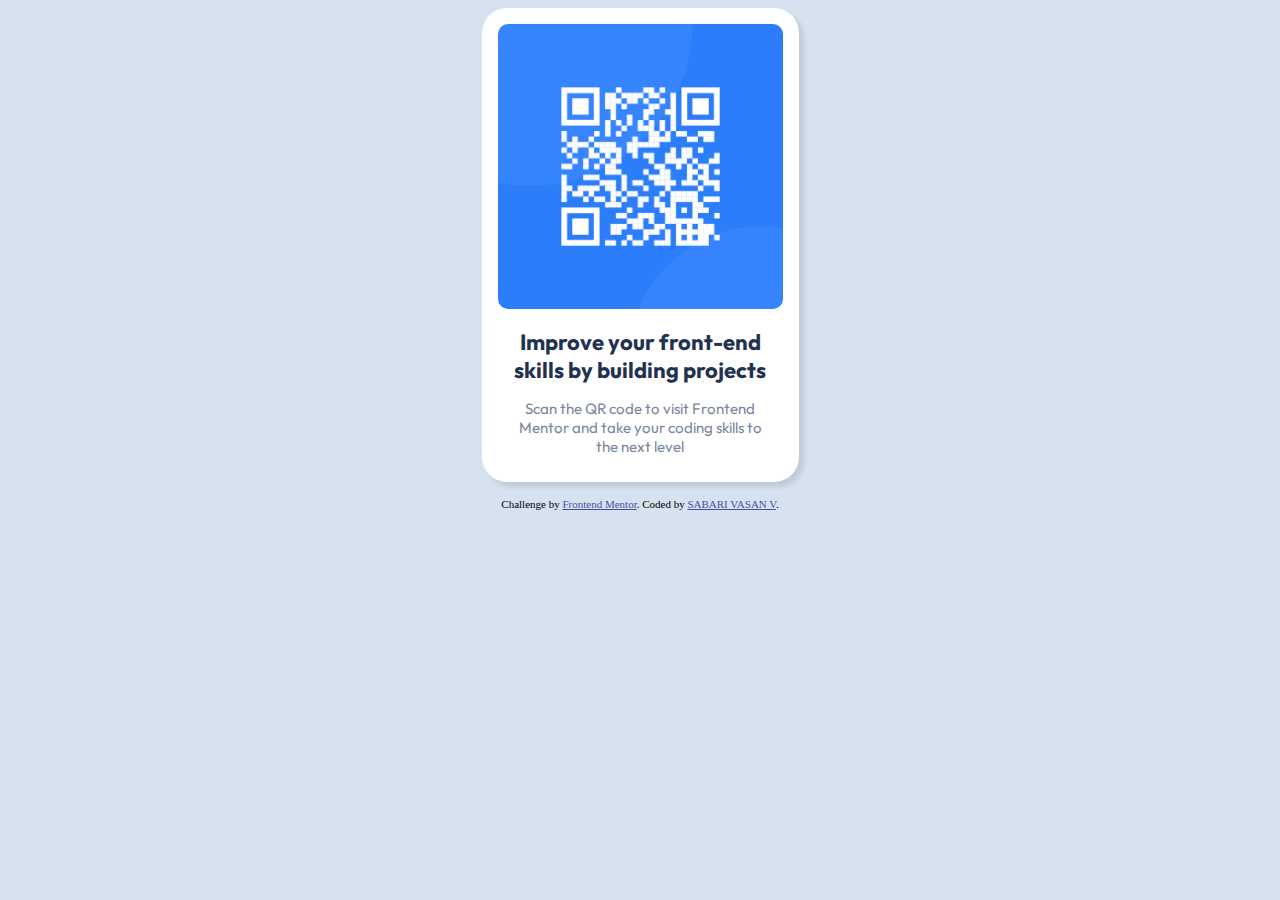
<file: qr-code-component-main/index.html>
<!DOCTYPE html>
<html lang="en">
<head>
  <meta charset="UTF-8">
  <meta name="viewport" content="width=device-width, initial-scale=1.0"> <!-- displays site properly based on user's device -->

  <link rel="icon" type="image/png" sizes="32x32" href="./images/favicon-32x32.png">
  <link href="https://fonts.googleapis.com/css2?family=Outfit:wght@400;700&display=swap" rel="stylesheet">  <title>Frontend Mentor | QR code component</title>

  <!-- Feel free to remove these styles or customise in your own stylesheet 👍 -->
  <style>
    .attribution { 
      font-size: 11px; 
      text-align: center; 
    }
    .attribution a { 
      color: hsl(228, 45%, 44%); 
    }
    body{
      background-color: #d6e2f0;
      display: flex;
      flex-direction: column;
      align-items: center;
      height: 80vh;
    }
    .content {
        background-color: hsl(0, 0%, 100%);
        box-shadow: 5px 5px 5px rgba(0, 0, 0, 0.1);
        border-radius: 25px;
        max-width: 18rem;
        padding: 1rem;
        margin-bottom: 1rem;
}
    img {
    width: 100%;
    border-radius: 0.625rem;
    } 

    h1{
      font-size: 1.375rem;
      font-family: 'Outfit', sans-serif;
      font-weight: 700;
      color: hsl(218, 44%, 22%);
      text-align:center;
    }

    p {
      font-size: 0.94rem;
      font-family: 'Outfit', sans-serif;
      font-weight: 400;
      color: hsl(220, 15%, 55%);
      text-align: center;
      margin-bottom: 10px;
    }


  </style>
</head>
<body>

  <div class="content">
    <img src="./images/image-qr-code.png" alt="" width=285 height=285>
  <h1>Improve your front-end <br> skills by building projects</h1>
  <p>Scan the QR code to visit Frontend <br> Mentor and take your coding skills to <br> the next level</p>
  </div>
  
  <div class="attribution">
    Challenge by <a href="https://www.frontendmentor.io?ref=challenge" target="_blank">Frontend Mentor</a>. 
    Coded by <a href="#">SABARI VASAN V</a>.
  </div>
</body>
</html>
</file>
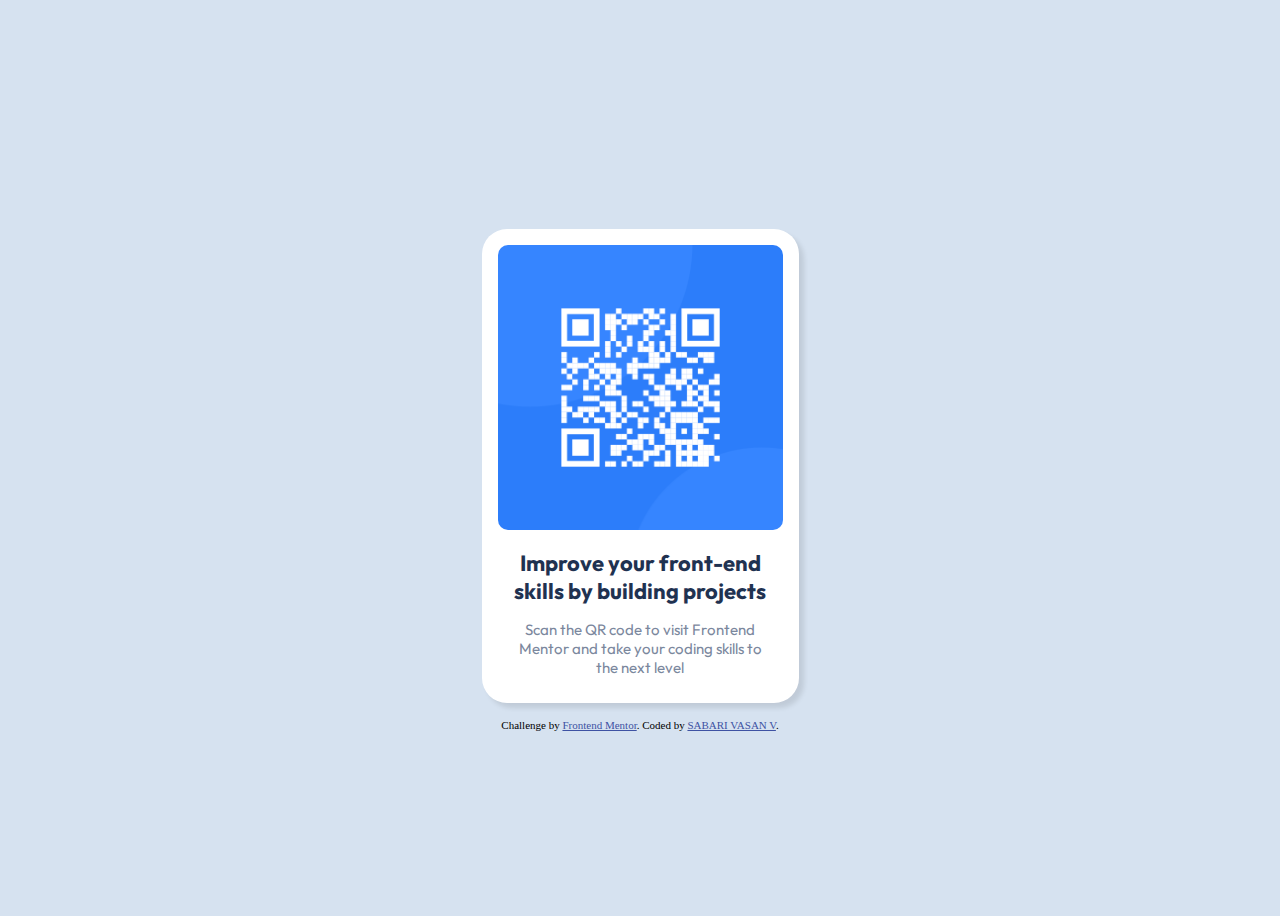
<file: qr-code-component/index.html>
<!DOCTYPE html>
<html lang="en">
<head>
  <meta charset="UTF-8">
  <meta name="viewport" content="width=device-width, initial-scale=1.0"> <!-- displays site properly based on user's device -->

  <link rel="icon" type="image/png" sizes="32x32" href="./images/favicon-32x32.png">
  <link href="https://fonts.googleapis.com/css2?family=Outfit:wght@400;700&display=swap" rel="stylesheet">  <title>Frontend Mentor | QR code component</title>

  <!-- Feel free to remove these styles or customise in your own stylesheet 👍 -->
  <link rel="stylesheet" href="style.css">
</head>
<body>

  <div class="content">
    <img src="./images/image-qr-code.png" alt="" width=285 height=285>
  <h1>Improve your front-end <br> skills by building projects</h1>
  <p>Scan the QR code to visit Frontend <br> Mentor and take your coding skills to <br> the next level</p>
  </div>
  
  <div class="attribution">
    Challenge by <a href="https://www.frontendmentor.io?ref=challenge" target="_blank">Frontend Mentor</a>. 
    Coded by <a href="#">SABARI VASAN V</a>.
  </div>
</body>
</html>
</file>
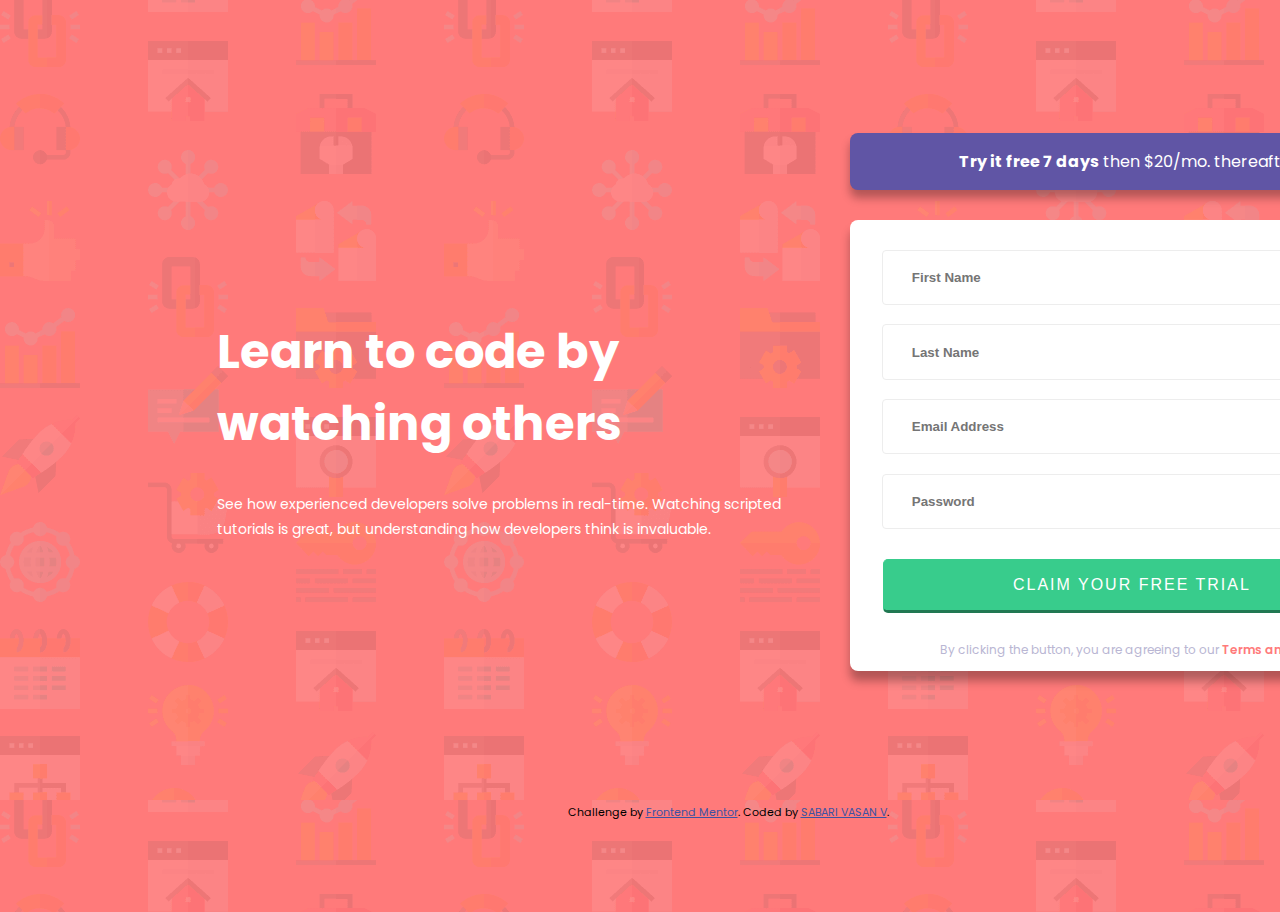
<file: signup-form-master/index.html>
<!DOCTYPE html>
<html lang="en">
<head>
  <meta charset="UTF-8">
  <meta name="viewport" content="width=device-width, initial-scale=1.0"> <!-- displays site properly based on user's device -->
  <link rel="stylesheet" href="./style.css">
  <link rel="icon" type="image/png" sizes="32x32" href="./images/favicon-32x32.png">
  <link href="https://fonts.googleapis.com/css2?family=Poppins:wght@400;500;600;700&display=swap" rel="stylesheet">  
  <title>Frontend Mentor | Intro component with sign up form</title>

  <!-- Feel free to remove these styles or customise in your own stylesheet 👍 -->

</head>
<body>
 <div class="wrapper">
   <section class="left">
     <h1>Learn to code by watching others</h1>
     <p>See how experienced developers solve problems in real-time. Watching scripted tutorials is great,
      but understanding how developers think is invaluable.</p>
   </section>
   <section class="right">
      <h2 class="heading"><span>Try it free 7 days</span> then $20/mo. thereafter</h2>
      <div class="form-group">
        <form id="form">
          <div>
            <input type="text" class="firstname" id="fname" placeholder="First Name">
            <span><img src="./images/icon-error.svg" alt="error" class="error-icon"></span>
            <span class="error">First name cannot be empty</span>
          </div>
          <div>
            <input type="text" class="lastname" id="lname" placeholder="Last Name">
            <span><img src="./images/icon-error.svg" alt="error" class="error-icon"></span>
            <span class="error">Last name cannot be empty</span>
          </div>
          <div>
            <input type="email" class="email" id="email" placeholder="Email Address">
            <span><img src="./images/icon-error.svg" alt="error" class="error-icon"></span>
            <span class="error">Email Address cannot be empty</span>
          </div>
          <div>
            <input type="password" class="pass" id="pass" placeholder="Password">
            <span><img src="./images/icon-error.svg" alt="error" class="error-icon"></span>
            <span class="error">Password cannot be empty</span>
          </div>

          <button class="btn btn-green" type="submit">Claim your free trial</button>
          <p>By clicking the button, you are agreeing to our <span>Terms and Services</span></p>
        </form>
      </div>
   </section>
 </div>
  <footer>
    <p class="attribution">
      Challenge by <a href="https://www.frontendmentor.io?ref=challenge" target="_blank">Frontend Mentor</a>. 
      Coded by <a href="#">SABARI VASAN V</a>.
    </p>
  </footer> 
  <script src="./script.js"></script>
</body>
</html>
</file>
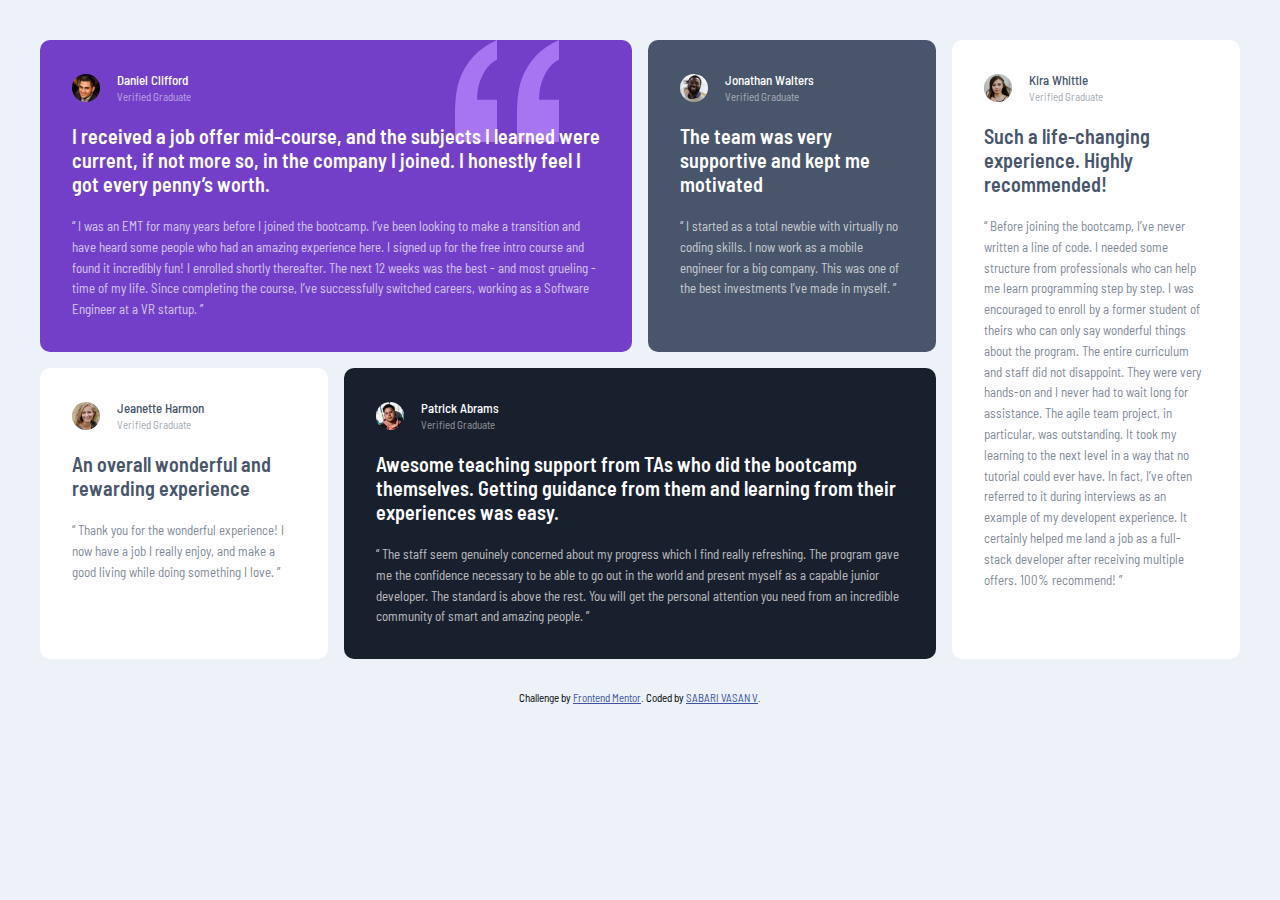
<file: testimonials-grid-section/index.html>
<!DOCTYPE html>
<html lang="en">
<head>
  <meta charset="UTF-8">
  <meta name="viewport" content="width=device-width, initial-scale=1.0"> <!-- displays site properly based on user's device -->
  <link href="https://fonts.googleapis.com/css2?family=Barlow+Semi+Condensed:wght@500;600&display=swap"
    rel="stylesheet">
  <link rel="icon" type="image/png" sizes="32x32" href="./images/favicon-32x32.png">
  
  <title>Frontend Mentor | [Challenge Name Here]</title>
  <link rel="stylesheet" href="./style.css">

  <!-- Feel free to remove these styles or customise in your own stylesheet 👍 -->
  <style>
    .attribution { font-size: 11px; text-align: center; }
    .attribution a { color: hsl(228, 45%, 44%); }
  </style>
</head>
<body>
    <div class="container">
      <div class="card card-1">
        <img src="./images/image-daniel.jpg" alt="Daniel" class="card__img">
        <h2 class="card__name">Daniel Clifford</h2>
        <p class="card__title">Verified Graduate</p>
        <p class="card__quote">
          I received a job offer mid-course, and the subjects I learned were current, if not more so, 
          in the company I joined. I honestly feel I got every penny’s worth.
        </p>
        <p class="card__testimonial">
          “ I was an EMT for many years before I joined the bootcamp. I’ve been looking to make a 
            transition and have heard some people who had an amazing experience here. I signed up 
            for the free intro course and found it incredibly fun! I enrolled shortly thereafter. 
            The next 12 weeks was the best - and most grueling - time of my life. Since completing 
            the course, I’ve successfully switched careers, working as a Software Engineer at a VR startup. ”
        </p>
      </div>
    
    <div class="card card-2">
      <img src="./images/image-jonathan.jpg" alt="Jonathan" class="card__img">
      <h2 class="card__name">Jonathan Walters</h2>
      <p class="card__title">Verified Graduate</p>
      <p class="card__quote">
        The team was very supportive and kept me motivated
      </p>
      <p class="card__testimonial">
        “ I started as a total newbie with virtually no coding skills. I now work as a mobile engineer 
        for a big company. This was one of the best investments I’ve made in myself. ”
      </p>
    </div>

    <div class="card card-3">
      <img src="./images/image-jeanette.jpg" alt="Jeanette" class="card__img">
      <h2 class="card__name">Jeanette Harmon</h2>
      <p class="card__title">Verified Graduate</p>
      <p class="card__quote">
        An overall wonderful and rewarding experience
      </p>
      <p class="card__testimonial">
        “ Thank you for the wonderful experience! I now have a job I really enjoy, and make a good living 
          while doing something I love. ”
      </p>
    </div>

    <div class="card card-4">
      <img src="./images/image-patrick.jpg" alt="Patrick" class="card__img">
      <h2 class="card__name">Patrick Abrams</h2>
      <p class="card__title">Verified Graduate</p>
      <p class="card__quote">
        Awesome teaching support from TAs who did the bootcamp themselves. Getting guidance from them and 
        learning from their experiences was easy.
      </p>
      <p class="card__testimonial">
        “ The staff seem genuinely concerned about my progress which I find really refreshing. The program 
          gave me the confidence necessary to be able to go out in the world and present myself as a capable 
          junior developer. The standard is above the rest. You will get the personal attention you need from 
          an incredible community of smart and amazing people. ”
      </p>
    </div>

    <div class="card card-5">
      <img src="./images/image-kira.jpg" alt="Kira" class="card__img">
      <h2 class="card__name">Kira Whittle</h2>
      <p class="card__title">Verified Graduate</p>
      <p class="card__quote">
        Such a life-changing experience. Highly recommended!
      </p>
      <p class="card__testimonial">
        “ Before joining the bootcamp, I’ve never written a line of code. I needed some structure from 
        professionals who can help me learn programming step by step. I was encouraged to enroll by a former 
        student of theirs who can only say wonderful things about the program. The entire curriculum and staff 
        did not disappoint. They were very hands-on and I never had to wait long for assistance. The agile team 
        project, in particular, was outstanding. It took my learning to the next level in a way that no tutorial 
        could ever have. In fact, I’ve often referred to it during interviews as an example of my developent 
        experience. It certainly helped me land a job as a full-stack developer after receiving multiple offers. 
        100% recommend! ”
      </p>
    </div>
  </div>
  <div class="attribution">
    Challenge by <a href="https://www.frontendmentor.io?ref=challenge" target="_blank">Frontend Mentor</a>. 
    Coded by <a href="#">SABARI VASAN V</a>.
  </div>
</body>
</html>
</file>
<file: qr-code-component/style.css>
.attribution { 
    font-size: 11px; 
    text-align: center;
    margin-bottom: 20px; 
  }
.attribution a { 
    color: hsl(228, 45%, 44%);
    
  }
body{
    background-color: #d6e2f0;
    display: flex;
    flex-direction: column;
    justify-content: center;
    align-items: center;
    height: 100vh;
  }
.content {
      background-color: hsl(0, 0%, 100%);
      box-shadow: 5px 5px 5px rgba(0, 0, 0, 0.1);
      border-radius: 25px;
      max-width: 18rem;
      padding: 1rem;
      margin-bottom: 1rem;
}
img {
  width: 100%;
  border-radius: 10px;
  } 

h1{
    font-size: 1.375rem;
    font-family: 'Outfit', sans-serif;
    font-weight: 700;
    color: hsl(218, 44%, 22%);
    text-align:center;
  }

p {
    font-size: 0.94rem;
    font-family: 'Outfit', sans-serif;
    font-weight: 400;
    color: hsl(220, 15%, 55%);
    text-align: center;
    margin-bottom: 10px;
  }

@media (min-width: 375px){
    .content {max-width: 330px;
              margin-top: 4rem;}
    
  }
</file>
<file: signup-form-master/style.css>
.attribution { font-size: 11px; 
                text-align: center;
                margin-top:10px; 

}

.attribution a { 
    color: hsl(228, 45%, 44%); 
}

:root {
    --clr-red: #ff7a7a;
    --clr-green: #38cc8c;
    --clr-blue: #6055a5;
    --clr-dark-blue: #3e3c49;
    --clr-gray-blue: #b9b6d3;
    --fs-default: 16px;
    --fs-medium: 28px;
    --fs-large: 32px;
    --fs-xlarge: 48px;
  }

@media screen and (min-width: 1024px) {
    :root {
        --fs-medium: 32px;
        --fs-large: 48px;
        --fs-xlarge: 64px;
    } 
}

body {
    font-size: var(--fs-default);
    font-family: "Poppins",sans-serif;
    padding-top: 3rem;
    padding-bottom: 3rem;
    width:1440px;
    background-color: var(--clr-red);
    background-image: url(./images/bg-intro-desktop.png);
    height: 800px;
    
}

@media screen and (max-width: 1023px) {
    body{
        height:600px;
        width:100%
    }
}


.wrapper{
    margin-left: auto;
    margin-right: auto;
    margin-bottom: 20px;
    padding: 4rem;
    display: flex;
    justify-content: space-around;
    gap: 1.5rem;
    align-items: center;
}

@media screen and (max-width: 1023px) {
    .wrapper{
        flex-direction: column;
    }
}

.left {
    color: white;
    padding-left: 8.5rem;
    flex: 0 0 45%;

}

.left h1 {
    font-size: var(--fs-large);
}

.left p {
    font-size: 14px;
    line-height: 1.8;
}

@media screen and (max-width: 1023px) {
    .left {
      flex: none;
      padding: 0;
      display: flex;
      flex-direction: column;
      align-items: center;
      max-width: 100%;
      margin-bottom: 3rem;
    }
    .left h1, .left p {
      text-align: center;
    }
  }

.right {
    height: 600px;
    flex: 0 0 40%;
}

@media screen and (max-width: 1023px) {
    .right {
      flex: none;
      display: flex;
      flex-direction: column;
      align-items: center;
      /* width: 100%; */
    }
    .right .heading {
      max-width: 100% !important;
      text-align: center;
      margin-left: 20px;
      padding-left: 3rem !important;
      margin-right: 1rem !important;
    }
    .right .form-group #form {
        max-width: 100% !important;
        margin-left: -30px;
      padding-left: 4rem !important;
      /* margin-right: 1rem !important; */
    }

    .right .form-group #form div input {
        width: 82% !important;
      margin-left:-40px;
      }
    .right .form-group #form .btn {
      width: 110% !important;
      margin-left:-40px;
      font-size: 12px !important;
    }
    .right .form-group #form p {
      text-align: center;
      margin-left: -60px ;
    }
  }

.right .heading {
    width: 100%;
    background-color: var(--clr-blue);
    border-radius: 8px;
    padding: 1rem;
    color: white;
    font-size: var(--fs-default);
    text-align: center; 
    font-weight: 400;
    box-shadow: 0 8px 10px rgba(0,0,0,0.3);
    margin-bottom: 30px;
    display: block;
}

.right .heading span {
    font-weight : 700;
    display: inline-block;
}

.right .form-group #form {
    display: flex;
    flex-direction: column;
    width: 100%;
    background-color: white;
    border-radius: 8px;
    justify-content: center;
    align-items: center;
    height: auto;
    padding-left: 2rem;
    margin-right: 2rem;
    box-shadow: 0 10px 10px rgba(0, 0, 0, 0.3);
}

.right .form-group #form div {
    flex: 1;
    display: block;
    width: 100%;
    padding: 0.6rem 1rem;
    position: relative;
  }

  .right .form-group #form div:first-of-type {
    margin-top: 20px;
  }
  .right .form-group #form div:last-of-type {
    margin-bottom: 20px;
  }

  .right .form-group #form div .error-icon {
    position: absolute;
    right: 8%;
    top: 28%;
    display: none;
  }
  .right .form-group #form div .error-icon.visible {
    display: inline-block;
    margin-right: 20px;
  }

.right .form-group #form div input {
    display : block;
    width : 82%;
    padding: 1.2rem 1.8rem;
    outline: none;
    border-radius: 4px;
    border: 1px solid #ededed;
    font-weight: bolder;
    color: var(--clr-dark-blue);
}

.right .form-group #form div input:focus {
    border: 1px solid var(--clr-dark-blue);
    color: var(--clr-dark-blue);
  }

  .right .form-group #form div input.invalid {
    border-color: var(--clr-red) !important;
    border-width: 2px !important;
  }

  .right .form-group #form div span.error {
    display: none;
  }

  .right .form-group #form div span.visible {
      display:block;
      text-align: right;
      color: var(--clr-red);
      font-style: italic;
      font-size: 0.8rem;
      margin-right: 20px;
  }

  .right .form-group #form .btn {
    display: block;
    padding: 1rem 1.2rem;
    margin-bottom: 1rem;
    outline: none;
    border: none;
    cursor: pointer;
    width: 95%;
    margin-right: 25px;
  }

  .right .form-group #form .btn-green {
    background-color: var(--clr-green);
    color: white;
    font-size: var(--fs-default);
    text-transform: uppercase;
    letter-spacing: 2px;
    font-weight: 500;
    border-radius: 5px;
    border-bottom: 3px outset var(--clr-green);
    border-right: 1px solid var(--clr-green);
    border-left: 1px solid var(--clr-green);
    border-top: 1px solid var(--clr-green);
  }

  .right .form-group #form p {
    font-size: 12px;
    color: var(--clr-gray-blue);
      text-align: center;
  }

  .right .form-group #form p span {
    color: var(--clr-red);
    font-weight: 600;
  }

  .visible {
    display: block;
  }
</file>
<file: testimonials-grid-section/style.css>
:root {
    --bg-color: #ECF2F8;
    --white-color: #fff;
    --primary-color: #733FC8;
    --secondary-color: #48556A;
    --tertiary-color: #19202D;
    --lightest-gray-color: #CFCFCF;
}

body {
    background-color:var(--bg-color);
    font-family: 'Barlow Semi Condensed', sans-serif;
    font-size: 16px;
}

h2,p {
    margin:0;
    font-family: 'Barlow Semi Condensed', sans-serif;
}

.container {
    display: flex;
    flex-direction: column;
    align-items: center;
    max-width:1440px;
    margin:0 auto;

}

.card {
    grid-area: card;
    box-sizing: border-box;
    background: #733FC8;
    border-radius: 10px;
    padding: 2em 1.75em;
    margin:1rem;
    display: grid;
    grid-template-columns:45px auto;
    grid-template-rows:16px 16px auto minmax(auto, 1fr);
    grid-template-areas: 
        "img name"
        "img title"
        "quote quote"
        "testimonial testimonial";
}

.card__name {
    grid-area: name;
    font-size: .8125rem;
    font-weight:500;
}

.card__title {
    grid-area: title;
    font-size: .6875rem;
    opacity: 50%;
    margin-top: 2px;
}

.card__quote {
    grid-area: quote;
    font-size: 1.25rem;
    font-weight: 600;
    margin: 1em 0;
}

.card__testimonial {
    font-size: .8125rem;
    grid-area: testimonial;
    color: var(--testimonial-color);
    opacity: 70%;
    line-height: 1.6;
}

.card__img {
    grid-area: img;
    height: 28px;
    width: auto;
    border-radius: 100%;
    margin-top: 2px;
}

/* card variations stying */

.card-1 {
    grid-area:card-1;
    background: var(--primary-color);
    color:var(--white-color);
    background-image: url(./images/bg-pattern-quotation.svg);
    background-repeat:no-repeat;
    background-position:85% 0%;
}

.card-2 {
    grid-area:card-2;
    background-color: var(--secondary-color);
    color:var(--white-color);
}

.card-3 {
    grid-area:card-3;
    background-color: var(--white-color);
    color:var(--secondary-color);
}

.card-4 {
    grid-area:card-4;
    background-color: var(--tertiary-color);
    color: var(--white-color);
}

.card-5 {
    grid-area:card-5;
    background-color: var(--white-color);
    color:var(--secondary-color);
}

@media (min-width: 600px){
    .container{
        display:grid;
        grid-template-columns: minmax(250px, auto) minmax(250px, auto);
        grid-template-areas:
            "card-1 card-4"
            "card-2 card-3"
            "card-5 card-5";
        gap: 1rem;
        padding: 2rem;
        align-items: unset;
    }

    .card {
        margin:0;
    }
}

@media (min-width:1100px){
    .container{
        grid-template-columns: repeat(4, minmax(200px,auto));
        grid-template-areas: 
                "card-1 card-1 card-2 card-5"
                "card-3 card-4 card-4 card-5";
    }

    .card {
        margin:0;
        padding:2rem;
    }
    
}
</file>
